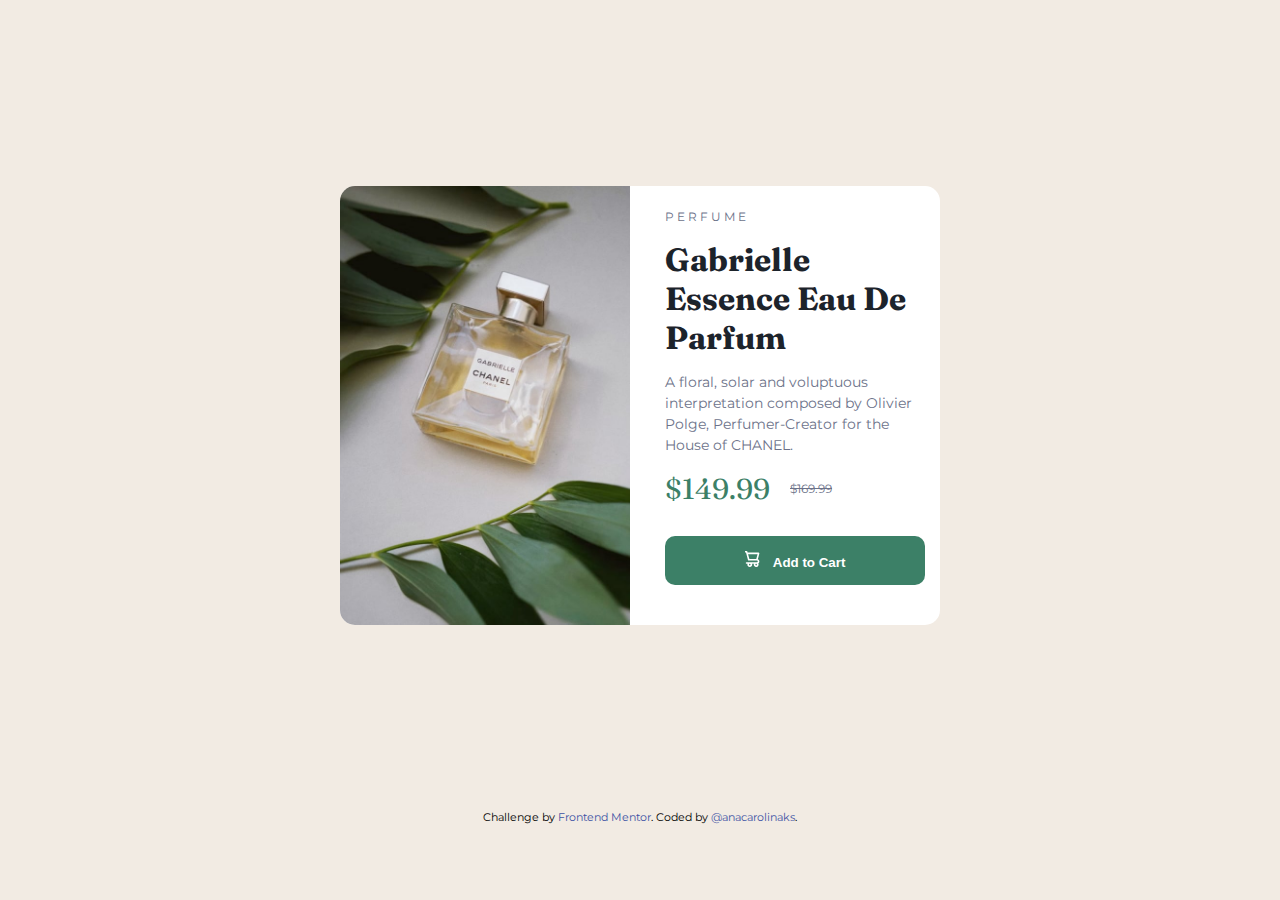
<file: product-preview-card-component-main/index.html>
<!DOCTYPE html>
<html lang="en">

<head>
  <meta charset="UTF-8">
  <meta name="viewport" content="width=device-width, initial-scale=1.0"> <!-- displays site properly based on user's device -->

  <link rel="icon" type="image/png" sizes="32x32" href="./images/favicon-32x32.png">
  <link rel="stylesheet" href="./css/style.css">

  <title>Frontend Mentor | Product preview card component</title>


</head>

<body>
  <main class="card">
    <div class="produto">
      <div class="imagem">
        <img class="img-desktop" src="./images/image-product-desktop.jpg" alt="Foto do Perfume Gabrielle Essence">
        <img class="img-mobile" src="./images/image-product-mobile.jpg" alt="Foto do Perfume Gabrielle Essence">
      </div>
      <div class="conteudo">
        <div class="sobre-produto">
          <span class="tipo-produto">Perfume</span>
          <h1 class="titulo-produto">Gabrielle Essence Eau De Parfum</h1>
          <p class="descricao-produto">A floral, solar and voluptuous interpretation composed by Olivier Polge,
            Perfumer-Creator for the House of CHANEL.</p>
          <div class="preco">
            $149.99 <span>$169.99</span>
          </div>
        </div>
        <button><img src="./images/icon-cart.svg" alt=""> Add to Cart</button>
      </div>
    </div>
  </main>

  <footer>
    <div class="attribution">
      Challenge by <a href="https://www.frontendmentor.io?ref=challenge" target="_blank">Frontend Mentor</a>.
      Coded by <a href="https://www.frontendmentor.io/profile/anacarolinaks">@anacarolinaks</a>.
    </div>
  </footer>

</body>

</html>
</file>
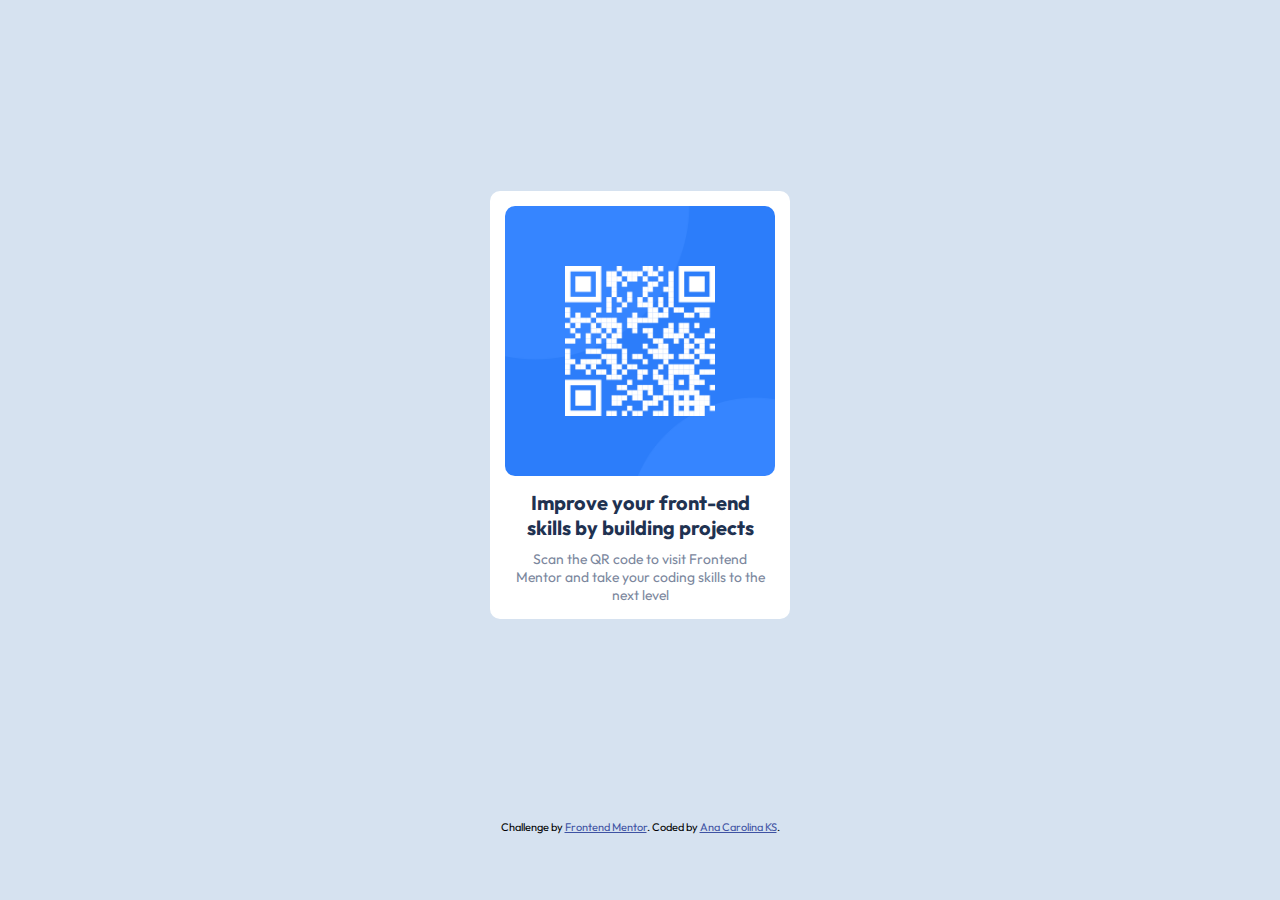
<file: qr-code-component-main/index.html>
<!DOCTYPE html>
<html lang="en">

<head>
  <meta charset="UTF-8">
  <meta name="viewport" content="width=device-width, initial-scale=1.0"> <!-- displays site properly based on user's device -->

  <link rel="icon" type="image/png" sizes="32x32" href="./images/favicon-32x32.png">
  <link rel="stylesheet" href="./css/style.css">
  <!--Fonte-->
  <link rel="preconnect" href="https://fonts.googleapis.com">
  <link rel="preconnect" href="https://fonts.gstatic.com" crossorigin>
  <link href="https://fonts.googleapis.com/css2?family=Outfit:wght@400;700&display=swap" rel="stylesheet">

  <title>Frontend Mentor | QR code component by Ana Carolina KS</title>

</head>

<body>

  <div class="container">
    <div class="conteudo">
      <div class="qr-code">
        <img src="./images/image-qr-code.png" alt="">
      </div>
      <p class="titulo">Improve your front-end skills by building projects</p>
      <p class="texto">Scan the QR code to visit Frontend Mentor and take your coding skills to the next level</p>
    </div>
  </div>
  <div class="footer attribution">
    Challenge by <a href="https://www.frontendmentor.io?ref=challenge" target="_blank">Frontend Mentor</a>.
    Coded by <a href="#">Ana Carolina KS</a>.
  </div>

</body>

</html>
</file>
<file: product-preview-card-component-main/css/style.css>
@import url("https://fonts.googleapis.com/css2?family=Montserrat:wght@500;700&display=swap");
@import url("https://fonts.googleapis.com/css2?family=Fraunces:opsz,wght@9..144,700&display=swap");

:root {
  --cor-p1: hsl(158, 36%, 37%);
  --cor-p2: hsl(30, 38%, 92%);
  --cor-n1: hsl(212, 21%, 14%);
  --cor-n2: hsl(228, 12%, 48%);
  --cor-n3: hsl(0, 0%, 100%);
}

* {
  margin: 0;
  padding: 0;
  box-sizing: border-box;
  text-decoration: none;
}

body {
  background-color: var(--cor-p2);
  font-family: "Montserrat", sans-serif;
}

.card {
  display: flex;
  justify-content: center;
  align-items: center;
  height: 90vh;
  margin: 0;
}

.produto {
  background-color: var(--cor-n3);
  display: grid;
  grid-template-columns: 1fr 1fr;
  gap: 20px;
  width: 600px;
  height: auto;
  border-radius: 15px;
}

.imagem .img-desktop {
  max-width: 100%;
  height: 100%;
  border-radius: 15px 0px 0px 15px;
}

.img-mobile {
  display: none;
}

.conteudo {
  padding: 20px 15px;
}

.tipo-produto {
  color: var(--cor-n2);
  text-transform: uppercase;
  font-size: 0.75rem;
  letter-spacing: 3px;
}

.titulo-produto {
  font-family: "Fraunces", serif;
  color: var(--cor-n1);
  margin: 15px 0px 15px 0px;
}

.descricao-produto {
  color: var(--cor-n2);
  font-size: 14px;
  line-height: 1.5;
  margin: 5px 5px 5px 0px;
}

.preco {
  font-family: "Fraunces", serif;
  color: var(--cor-p1);
  font-size: 1.8rem;
  display: flex;
  align-items: center;
  gap: 20px;
  margin: 15px 0px 15px 0px;
}

.preco span {
  font-family: "Montserrat", sans-serif;
  color: var(--cor-n2);
  font-size: 0.75rem;
  text-decoration: line-through;
}

.conteudo button {
  background-color: var(--cor-p1);
  border: none;
  padding: 15px 20px;
  color: var(--cor-n3);
  font-weight: 700;
  width: 100%;
  border-radius: 10px;
  margin-top: 15px;
}

.conteudo button img {
  margin-right: 10px;
}

.attribution {
  font-size: 11px;
  text-align: center;
}
.attribution a {
  color: hsl(228, 45%, 44%);
}

@media (max-width: 800px) {
  .card {
  margin: 40px;
  }
  .produto {
    grid-template-columns: 1fr;
    width: 350px;
    height: auto;
    border-radius: 15px;
  }
  .imagem .img-mobile {
    display: initial;
    max-width: 100%;
    height: 100%;
    border-radius: 15px 15px 0px 0px;
  }
  .img-desktop {
    display: none;
  }
}
</file>
<file: qr-code-component-main/css/style.css>
:root {
  --branco: hsl(0, 0%, 100%);
  --cinza: hsl(212, 45%, 89%);
  --azul-acizentado: hsl(220, 15%, 55%);
  --azul-escuro: hsl(218, 44%, 22%);
}

* {
  margin: 0;
  padding: 0;
  box-sizing: border-box;
}

body {
  font-family: "Outfit", sans-serif;
  background-color: var(--cinza);
  max-height: 100%;
  }

.container {
  display: flex;
  justify-content: center;
  align-items: center;
  height: 90vh;
  margin: 0;
}

.conteudo {
  width: 300px; 
  height: auto;
  text-align: center; 
  background-color: var(--branco); 
  border-radius: 10px;
  padding: 15px;
}

.qr-code img {
  max-width: 100%;
  border-radius: 10px;
}

.titulo {
  color: var(--azul-escuro);
  font-size: 1.25rem;
  font-weight: 700;
  text-align: center;
  padding: 10px;
}

.texto {
  color: var(--azul-acizentado);
  font-size: 0.87rem;
  font-weight: 400;
  padding: 0px 10px;
}

.footer {
  padding-bottom: 20px;
}

.attribution {
  margin-top: 10px;
  font-size: 11px;
  text-align: center;
}

.attribution a {
  color: hsl(228, 45%, 44%);
}
</file>
